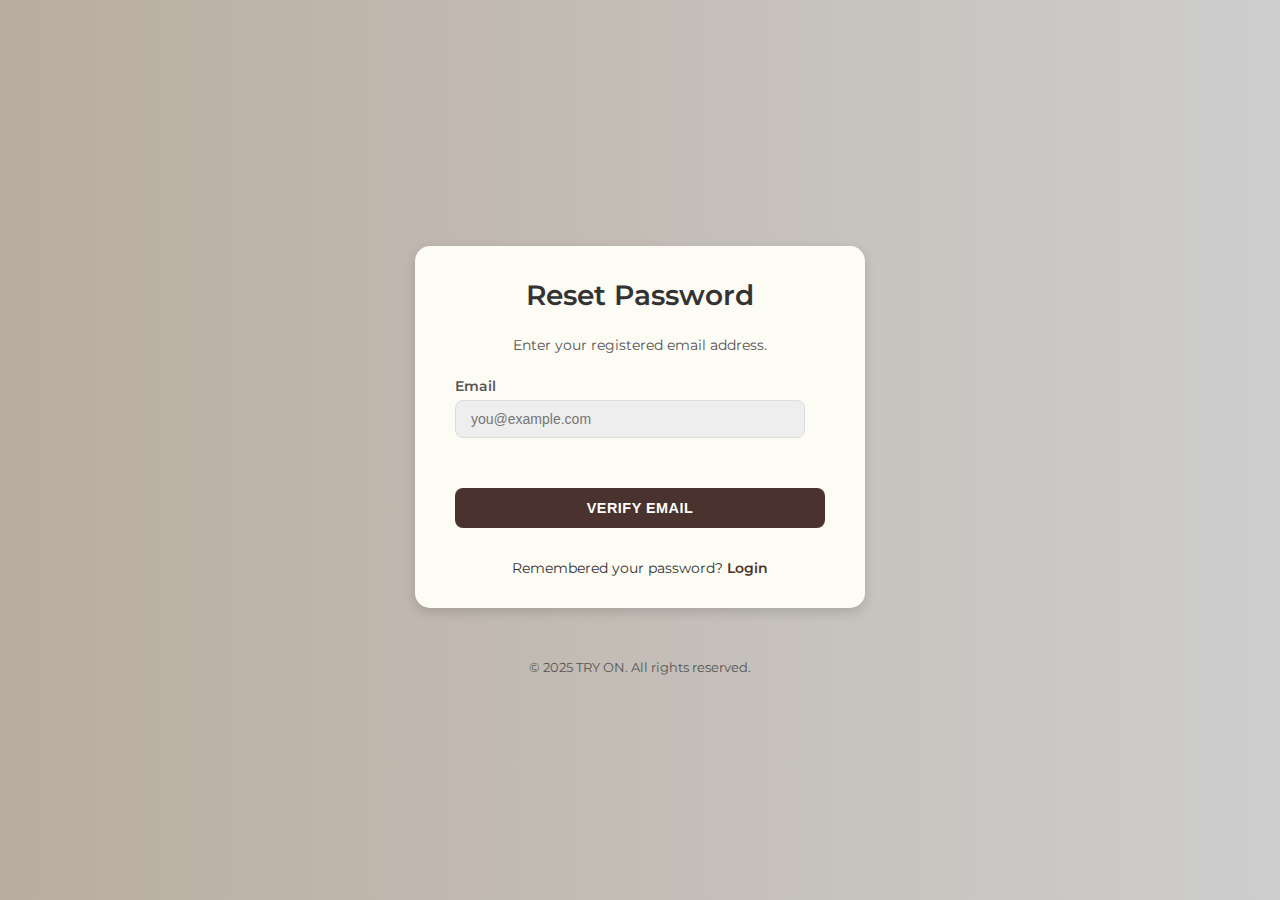
<file: forgot_password.html>
<!DOCTYPE html>
<html lang="en">
<head>
    <meta charset="UTF-8">
    <meta name="viewport" content="width=device-width, initial-scale=1.0">
    <title>TRY ON - Reset Password</title>
    <link rel="stylesheet" href="https://cdnjs.cloudflare.com/ajax/libs/font-awesome/6.4.2/css/all.min.css">
    <link rel="preconnect" href="https://fonts.googleapis.com">
    <link rel="preconnect" href="https://fonts.gstatic.com" crossorigin>
    <link href="https://fonts.googleapis.com/css2?family=Montserrat:wght@300;400;500;600;700&display=swap" rel="stylesheet">
    <link rel="stylesheet" href="https://rsms.me/inter/inter.css">
    <link rel="stylesheet" href="style.css">
</head>
<body id="forgot-password-page">

    <div class="simple-auth-container">
        <h2 class="auth-title">Reset Password</h2>

        <!-- Step 1: Verify Email -->
        <form id="forgot-password-form" class="forgot-section active">
            <p class="auth-description">Enter your registered email address.</p>
            <div class="form-control">
                <label for="forgot-email">Email</label>
                <input type="email" id="forgot-email" name="email" required placeholder="you@example.com">
                <i class="fas fa-check-circle"></i>
                <i class="fas fa-exclamation-circle"></i>
                <small>Error Message</small>
            </div>
            <div id="forgot-error" class="error-message hidden">This email is not registered.</div>
            <button type="submit" id="verify-email-btn" class="auth-button primary">
                Verify Email
            </button>
            <div class="auth-link">
                Remembered your password? <a href="login.html" id="show-login-link-from-forgot">Login</a>
            </div>
        </form>

        <!-- Step 2: Reset Password -->
        <form id="reset-password-form" class="forgot-section">
            <p class="auth-description">Enter a new password for <strong id="reset-email-display">your email</strong>.</p>
            <div class="form-control password-container">
                <label for="reset-new-password">New Password</label>
                <input type="password" id="reset-new-password" name="newPassword" required minlength="6" placeholder="Enter new password (min 6 chars)">
                <i class="fas fa-eye password-toggle-icon" data-target="reset-new-password"></i>
                <i class="fas fa-check-circle validation-icon-check"></i>
                <i class="fas fa-exclamation-circle validation-icon-error"></i>
                <small>Error Message</small>
            </div>
            <div class="form-control password-container">
                <label for="reset-confirm-password">Confirm New Password</label>
                <input type="password" id="reset-confirm-password" name="confirmPassword" required minlength="6" placeholder="Confirm new password">
                <i class="fas fa-eye password-toggle-icon" data-target="reset-confirm-password"></i>
                <i class="fas fa-check-circle validation-icon-check"></i>
                <i class="fas fa-exclamation-circle validation-icon-error"></i>
                <small>Error Message</small>
            </div>
            <div id="reset-error" class="error-message hidden"></div>
            <div id="reset-success" class="success-message hidden">Password successfully reset! Redirecting to login...</div>
            <button type="submit" id="reset-password-btn" class="auth-button success">
                Reset Password
            </button>
            <div class="auth-link">
                <a href="login.html" id="cancel-reset-link">Cancel</a>
            </div>
        </form>
    </div>

    <footer class="auth-footer">
        <p>&copy; 2025 TRY ON. All rights reserved.</p>
    </footer>

    <script src="script.js" defer></script>

</body>
</html>
</file>
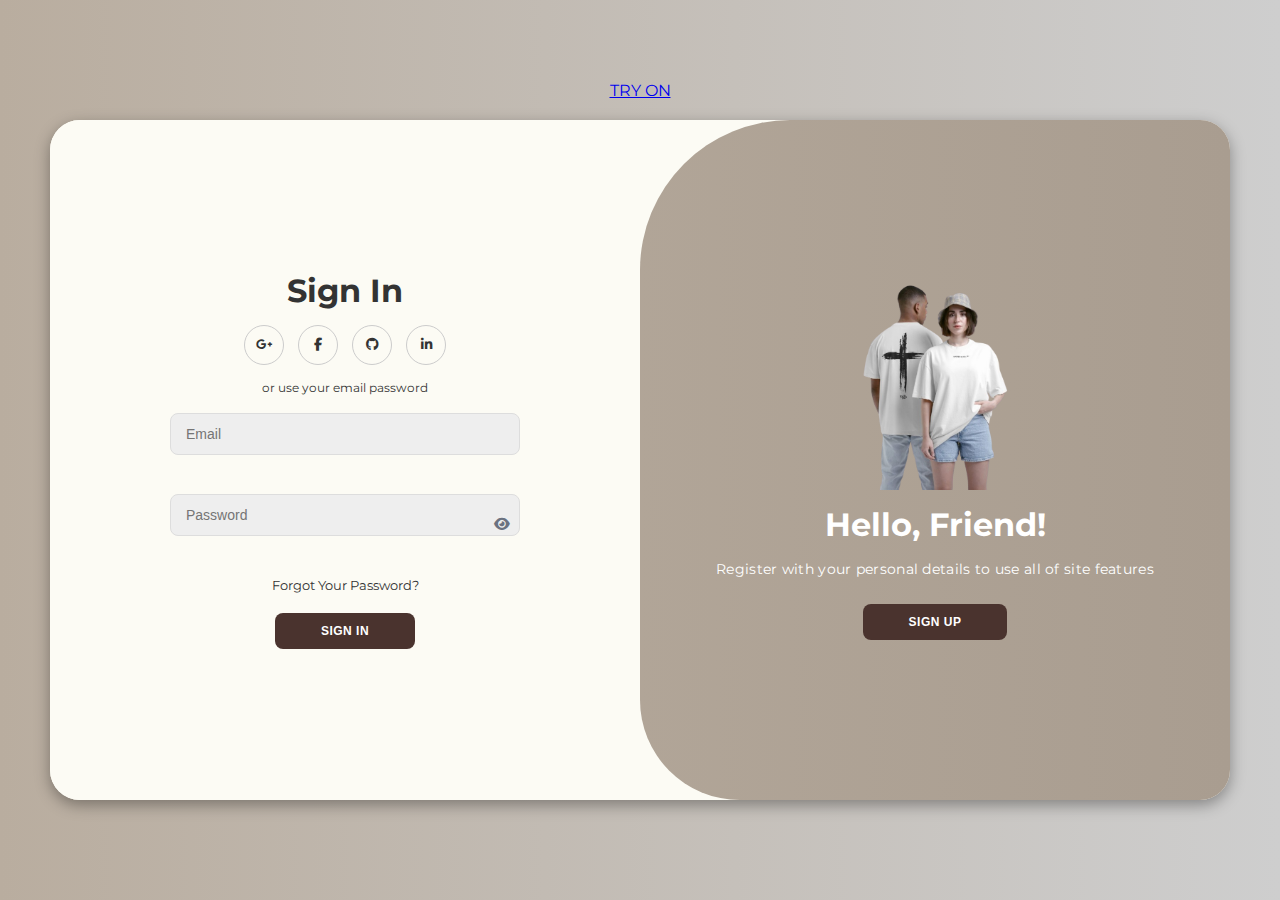
<file: login.html>
<!DOCTYPE html>
<html lang="en">
<head>
    <meta charset="UTF-8">
    <meta name="viewport" content="width=device-width, initial-scale=1.0">
    <title>TRY ON - Login / Register</title>
    <link rel="stylesheet" href="https://cdnjs.cloudflare.com/ajax/libs/font-awesome/6.4.2/css/all.min.css">
    <link rel="preconnect" href="https://fonts.googleapis.com">
    <link rel="preconnect" href="https://fonts.gstatic.com" crossorigin>
    <link href="https://fonts.googleapis.com/css2?family=Montserrat:wght@300;400;500;600;700&display=swap" rel="stylesheet">
    <link rel="stylesheet" href="https://rsms.me/inter/inter.css">
    <link href="https://fonts.googleapis.com/css2?family=Pacifico&display=swap" rel="stylesheet">
    <link rel="stylesheet" href="style.css">
</head>
<body id="login-page">

    <div class="w-full text-center py-4">
        <a href="index.html" class="font-['Pacifico'] text-4xl text-[#4a332e] hover:text-[#6d4c41] transition-colors duration-200">TRY ON</a>
    </div>

    <div class="container" id="container">
        <div class="form-container sign-up">
            <form id="register-form">
                <h1>Create Account</h1>
                <div class="social-icons">
                    <a href="#" class="icon" aria-label="Register with Google"><i class="fa-brands fa-google-plus-g"></i></a>
                    <a href="#" class="icon" aria-label="Register with Facebook"><i class="fa-brands fa-facebook-f"></i></a>
                    <a href="#" class="icon" aria-label="Register with GitHub"><i class="fa-brands fa-github"></i></a>
                    <a href="#" class="icon" aria-label="Register with LinkedIn"><i class="fa-brands fa-linkedin-in"></i></a>
                </div>
                <span>or use your email for registration</span>

                <div class="form-control">
                    <label for="register-name" class="sr-only">Full Name</label>
                    <input type="text" id="register-name" name="fullname" placeholder="Full Name" required>
                    <i class="fas fa-check-circle"></i>
                    <i class="fas fa-exclamation-circle"></i>
                    <small>Error Message</small>
                </div>
                <div class="form-control">
                     <label for="register-email" class="sr-only">Email</label>
                    <input type="email" id="register-email" name="email" placeholder="Email" required>
                    <i class="fas fa-check-circle"></i>
                    <i class="fas fa-exclamation-circle"></i>
                    <small>Error Message</small>
                </div>
                <div class="form-control password-container">
                    <label for="register-password" class="sr-only">Password</label>
                    <input type="password" id="register-password" name="password" placeholder="Password (min 6 chars)" required minlength="6">
                    <i class="fas fa-eye password-toggle-icon" data-target="register-password"></i>
                    <i class="fas fa-check-circle validation-icon-check"></i>
                    <i class="fas fa-exclamation-circle validation-icon-error"></i>
                    <small>Error Message</small>
                </div>

                <div id="register-message" class="success-message hidden"></div>
                <div id="register-error" class="error-message hidden"></div>

                <button type="submit">Sign Up</button>
            </form>
        </div>

        <div class="form-container sign-in">
             <form id="login-form">
                <h1>Sign In</h1>
                <div class="social-icons">
                    <a href="#" class="icon" aria-label="Login with Google"><i class="fa-brands fa-google-plus-g"></i></a>
                    <a href="#" class="icon" aria-label="Login with Facebook"><i class="fa-brands fa-facebook-f"></i></a>
                    <a href="#" class="icon" aria-label="Login with GitHub"><i class="fa-brands fa-github"></i></a>
                    <a href="#" class="icon" aria-label="Login with LinkedIn"><i class="fa-brands fa-linkedin-in"></i></a>
                </div>
                <span>or use your email password</span>

                 <div class="form-control">
                     <label for="login-email" class="sr-only">Email</label>
                    <input type="email" id="login-email" name="email" placeholder="Email" required>
                    <i class="fas fa-check-circle"></i>
                    <i class="fas fa-exclamation-circle"></i>
                    <small>Error Message</small>
                </div>
                <div class="form-control password-container">
                     <label for="login-password" class="sr-only">Password</label>
                    <input type="password" id="login-password" name="password" placeholder="Password" required>
                     <i class="fas fa-eye password-toggle-icon" data-target="login-password"></i>
                     <i class="fas fa-check-circle validation-icon-check"></i>
                     <i class="fas fa-exclamation-circle validation-icon-error"></i>
                    <small>Error Message</small>
                </div>

                 <div id="login-error" class="error-message hidden"></div>

                <a href="forgot_password.html">Forgot Your Password?</a>
                <button type="submit">Sign In</button>
            </form>
        </div>

        <div class="toggle-container">
            <div class="toggle">
                <div class="toggle-panel toggle-left">
                    <img src="./pic3.jpg" alt="Virtual Try-on Illustration" class="img-sizes">
                    <h1>Welcome Back!</h1>
                    <p>Enter your personal details to use all of site features</p>
                    <button class="hidden" id="login">Sign In</button>
                </div>
                <div class="toggle-panel toggle-right">
                     <img src="./2pic.png" alt="StyleMe Virtual Logo" class="img-size">
                    <h1>Hello, Friend!</h1>
                    <p>Register with your personal details to use all of site features</p>
                    <button class="hidden" id="register">Sign Up</button>
                </div>
            </div>
        </div>
    </div>

    <script src="script.js" defer></script>
</body>
</html>
</file>
<file: style.css>
/* style.css */
/* Merged styles for StyleMe Virtual App */

/* --- Google Fonts --- */
@import url('https://fonts.googleapis.com/css2?family=Montserrat:wght@300;400;500;600;700&display=swap');
@import url('https://rsms.me/inter/inter.css'); /* Inter font */

/* --- Global Styles & Resets --- */
* { margin: 0; padding: 0; box-sizing: border-box; }

body {
    font-family: 'Montserrat', sans-serif; /* Default auth font */
    background-color: #b9ad9f;
    background: linear-gradient(to right, #b9ad9f, #cecece);
    display: flex;
    align-items: center;
    justify-content: center;
    flex-direction: column;
    min-height: 100vh;
    color: #333;
}

/* App pages styling */
body#account-page, body#studio-page, body#gallery-page {
    font-family: 'Inter', sans-serif; /* App font */
    justify-content: flex-start;
    background: #f3f4f6; /* App background */
}

/* --- Login/Register Sliding Panel Styles --- */
.container { background-color: #FCFBF4; border-radius: 30px; box-shadow: 0 5px 15px rgba(0, 0, 0, 0.35); position: relative; overflow: hidden; width: 1180px; max-width: 95%; min-height: 680px; margin: 20px; }
.container p { font-size: 14px; line-height: 20px; letter-spacing: 0.3px; margin: 15px 0; }
.container span { font-size: 12px; margin-bottom: 10px; }
.container a { color: #333; font-size: 13px; text-decoration: none; margin: 10px 0; }
.container a:hover { text-decoration: underline; }
.container button { background-color: #4a332e; color: #fff; font-size: 12px; padding: 10px 45px; border: 1px solid transparent; border-radius: 8px; font-weight: 600; letter-spacing: 0.5px; text-transform: uppercase; margin-top: 10px; cursor: pointer; transition: background-color 0.2s ease; }
.container button:hover:not(:disabled) { background-color: #6d4c41; }
.container button:disabled { background-color: #9e9e9e; cursor: not-allowed; }
.container button.hidden { background-color: transparent; border-color: #4a332e; color: #4a332e; }
.toggle-panel button.hidden { border-color: #fff; color: #fff; }
.toggle-panel button.hidden:hover { background-color: rgba(255, 255, 255, 0.1); }
.container form { background-color: #FCFBF4; display: flex; align-items: center; justify-content: center; flex-direction: column; padding: 0 40px; height: 100%; text-align: center; }
.container .form-control input { background-color: #eee; border: 1px solid #ddd; margin: 8px 0; padding: 12px 15px; font-size: 14px; border-radius: 8px; width: 100%; outline: none; transition: border-color 0.2s ease; }
.container .form-control input:focus { border-color: #4a332e; }
.form-container { position: absolute; top: 0; height: 100%; transition: all 0.6s ease-in-out; }
.sign-in { left: 0; width: 50%; z-index: 2; }
.container.active .sign-in { transform: translateX(100%); opacity: 0; }
.sign-up { left: 0; width: 50%; opacity: 0; z-index: 1; }
.container.active .sign-up { transform: translateX(100%); opacity: 1; z-index: 5; animation: move 0.6s; }
@keyframes move { 0%, 49.99% { opacity: 0; z-index: 1; } 50%, 100% { opacity: 1; z-index: 5; } }
.social-icons { margin: 15px 0; }
.social-icons a { border: 1px solid #ccc; border-radius: 50%; display: inline-flex; justify-content: center; align-items: center; margin: 0 5px; width: 40px; height: 40px; text-decoration: none; color: #333; transition: background-color 0.2s ease, color 0.2s ease; }
.social-icons a:hover { background-color: #eee; color: #4a332e; }
.toggle-container { position: absolute; top: 0; left: 50%; width: 50%; height: 100%; overflow: hidden; transition: all 0.6s ease-in-out; border-radius: 150px 0 0 100px; z-index: 100; }
.container.active .toggle-container { transform: translateX(-100%); border-radius: 0 150px 100px 0; }
.toggle { height: 100%; background: linear-gradient(to right, #b9ad9f, #a99d90); color: #fff; position: relative; left: -100%; width: 200%; transform: translateX(0); transition: all 0.6s ease-in-out; }
.container.active .toggle { transform: translateX(50%); }
.toggle-panel { position: absolute; width: 50%; height: 100%; display: flex; align-items: center; justify-content: center; flex-direction: column; padding: 0 30px; text-align: center; top: 0; transform: translateX(0); transition: all 0.6s ease-in-out; }
.toggle-panel img { max-width: 80%; height: auto; margin-bottom: 15px; }
.toggle-panel img.img-size { max-width: 150px; } .toggle-panel img.img-sizes { max-width: 250px; }
.toggle-left { transform: translateX(-200%); } .container.active .toggle-left { transform: translateX(0); }
.toggle-right { right: 0; transform: translateX(0); } .container.active .toggle-right { transform: translateX(200%); }

/* --- Form Control Validation Styles --- */
.form-control { margin-bottom: 5px; padding-bottom: 18px; position: relative; width: 80%; max-width: 350px; text-align: left; }
.form-control label { display: block; margin-bottom: 5px; font-size: 13px; font-weight: 600; color: #555; }
.form-control label.sr-only { position: absolute; width: 1px; height: 1px; padding: 0; margin: -1px; overflow: hidden; clip: rect(0, 0, 0, 0); white-space: nowrap; border-width: 0; }
.form-control small { visibility: hidden; position: absolute; bottom: 0; left: 0; font-size: 11px; color: #e74c3c; }
.form-control i { position: absolute; top: 50%; right: 10px; transform: translateY(-50%); visibility: hidden; font-size: 14px; }
.form-control label:not(.sr-only) + input + i, /* Adjust icon position if label is visible */
.form-control label:not(.sr-only) + .password-container i { top: 65%; /* Adjust based on input+label height */ }
.form-control.success input { border-color: #2ecc71; }
.form-control.success i.fa-check-circle, .form-control.success i.validation-icon-check { color: #2ecc71; visibility: visible; }
.form-control.error input { border-color: #e74c3c; }
.form-control.error small { visibility: visible; }
.form-control.error i.fa-exclamation-circle, .form-control.error i.validation-icon-error { color: #e74c3c; visibility: visible; }

/* --- Password Toggle Icon --- */
.password-container { position: relative; }
.password-toggle-icon { /* Position handled by .form-control i */ cursor: pointer; color: #6b7280; z-index: 10; visibility: visible !important; font-size: 16px; }
.password-toggle-icon:hover { color: #333; }
.form-control.success .password-toggle-icon, .form-control.error .password-toggle-icon { right: 30px; /* Make space for validation icon */ }

/* --- General Error/Success Message Styles --- */
.error-message, .success-message { font-size: 0.875rem; margin-top: 0.5rem; margin-bottom: 1rem; width: 80%; max-width: 350px; text-align: center; }
.error-message { color: #ef4444; } .success-message { color: #16a34a; }
.error-message.hidden, .success-message.hidden { display: none; }

/* --- Styles for Forgot Password Page --- */
.simple-auth-container { background-color: #FCFBF4; padding: 2rem 2.5rem; border-radius: 15px; box-shadow: 0 4px 12px rgba(0, 0, 0, 0.15); width: 90%; max-width: 450px; text-align: center; margin: 20px; }
.simple-auth-container .auth-title { font-size: 1.75rem; font-weight: 600; color: #333; margin-bottom: 1.5rem; }
.simple-auth-container .auth-description { font-size: 0.9rem; color: #555; margin-bottom: 1.5rem; }
.simple-auth-container .form-control { width: 100%; margin-bottom: 1rem; padding-bottom: 18px; }
.simple-auth-container .form-control label { display: block; text-align: left; margin-bottom: 6px; font-size: 0.85rem; }
.simple-auth-container .form-control input { background-color: #eee; border: 1px solid #ddd; padding: 10px 15px; font-size: 14px; border-radius: 8px; width: 100%; outline: none; }
.simple-auth-container .form-control input:focus { border-color: #4a332e; }
.simple-auth-container .form-control small { text-align: left; }
.simple-auth-container .password-container .password-toggle-icon { top: 70%; }
.simple-auth-container .auth-button { background-color: #4a332e; color: #fff; font-size: 0.9rem; padding: 12px 20px; border: none; border-radius: 8px; font-weight: 600; letter-spacing: 0.5px; text-transform: uppercase; margin-top: 1rem; margin-bottom: 1rem; cursor: pointer; width: 100%; transition: background-color 0.2s ease; }
.simple-auth-container .auth-button:hover { background-color: #6d4c41; }
.simple-auth-container .auth-button.success { background-color: #2ecc71; }
.simple-auth-container .auth-button.success:hover { background-color: #27ae60; }
.simple-auth-container .auth-link { margin-top: 1rem; font-size: 0.85rem; }
.simple-auth-container .auth-link a { color: #4a332e; font-weight: 600; text-decoration: none; }
.simple-auth-container .auth-link a:hover { text-decoration: underline; }
.forgot-section { display: none; } .forgot-section.active { display: block; }
.auth-footer { margin-top: 2rem; font-size: 0.8rem; color: #555; }

/* --- Styles for Header/Footer (App Pages) --- */
/* Primarily use Tailwind, add base styles if needed */
#main-header { padding: 1rem 0; font-family: 'Inter', sans-serif; }
#main-header .container { background-color: transparent; border-radius: 0; box-shadow: none; width: 100%; max-width: 1280px; min-height: auto; margin: 0 auto; padding: 0 1rem; /* Tailwind px-4 */ }
#main-header h1 { color: #333; }
#main-header nav a { text-decoration: none; margin-left: 0.5rem; transition: color 0.2s ease; }
#main-footer { text-align: center; padding: 1rem 0; margin-top: auto; font-size: 0.875rem; font-family: 'Inter', sans-serif; }

/* --- Studio Page Styles --- */
.mannequin-container-large {
    min-height: 450px; /* Ensure minimum height */
    position: relative;
    overflow: hidden;
}

.model-image {
    display: block;
    width: 100%;
    height: auto;
    object-fit: contain;
}

.model-image.hidden {
    display: none;
}

.clothing-overlay {
    position: absolute;
    top: 0;
    left: 0;
    width: 100%;
    height: 100%;
    object-fit: contain;
    pointer-events: none;
    opacity: 0;
    transition: opacity 0.3s ease, transform 0.3s ease;
}

.clothing-overlay.dragging {
    cursor: grabbing;
    opacity: 0.85;
}

.hidden {
    display: none;
}

/* Input range slider track */
input[type=range]::-webkit-slider-runnable-track {
    height: 0.5rem;
    background: #e5e7eb;
    border-radius: 0.25rem;
}

input[type=range]::-moz-range-track {
    height: 0.5rem;
    background: #e5e7eb;
    border-radius: 0.25rem;
}

/* Input range slider thumb */
input[type=range]::-webkit-slider-thumb {
    -webkit-appearance: none;
    appearance: none;
    width: 1rem;
    height: 1rem;
    background: #4a332e;
    border-radius: 50%;
    cursor: pointer;
    margin-top: -0.25rem; /* Center thumb on track */
}

input[type=range]::-moz-range-thumb {
    width: 1rem;
    height: 1rem;
    background: #4a332e;
    border-radius: 50%;
    cursor: pointer;
    border: none;
}

/* --- Styles for Gallery Page --- */
.gallery-item img { display: block; width: 100%; height: 150px; object-fit: contain; background-color: #f9fafb; border: 1px solid #e5e7eb; border-radius: 0.375rem; }
.gallery-item .delete-item-btn { /* Example positioning */ position: absolute; top: 5px; right: 5px; }

/* --- Skin Tone/Model Selection --- */
.skin-tone-swatch { width: 1.5rem; height: 1.5rem; border-radius: 9999px; border: 2px solid transparent; cursor: pointer; transition: transform 0.1s ease-in-out, box-shadow 0.1s ease-in-out; }
.skin-tone-swatch:hover { transform: scale(1.1); }
.skin-tone-swatch.selected { border-color: #4f46e5; box-shadow: 0 0 0 2px rgba(99, 102, 241, 0.5); transform: scale(1.1); }
.model-select-btn.selected { font-weight: 600; /* Apply border/ring using JS+Tailwind */ }

/* --- Responsive Adjustments --- */
@media (max-width: 1180px) { /* Adjust breakpoint as needed */
    .container { width: 95%; }
}
@media (max-width: 768px) {
    .container { min-height: 600px; border-radius: 20px; }
    .toggle-container { display: none; } /* Hide overlay on small screens */
    .form-container { width: 100%; position: relative; /* Stack forms */ height: auto; padding: 30px 20px; box-shadow: none; transform: none !important; opacity: 1 !important; z-index: 1 !important; }
    .sign-up { display: none; /* Hide sign-up initially */ }
    .container.active .sign-in { display: none; } /* Hide sign-in when showing sign-up */
    .container.active .sign-up { display: flex; } /* Show sign-up */
    .form-control { width: 95%; }
    #main-header nav { display: none; /* Example: Hide nav for mobile */ }
}
</file>
